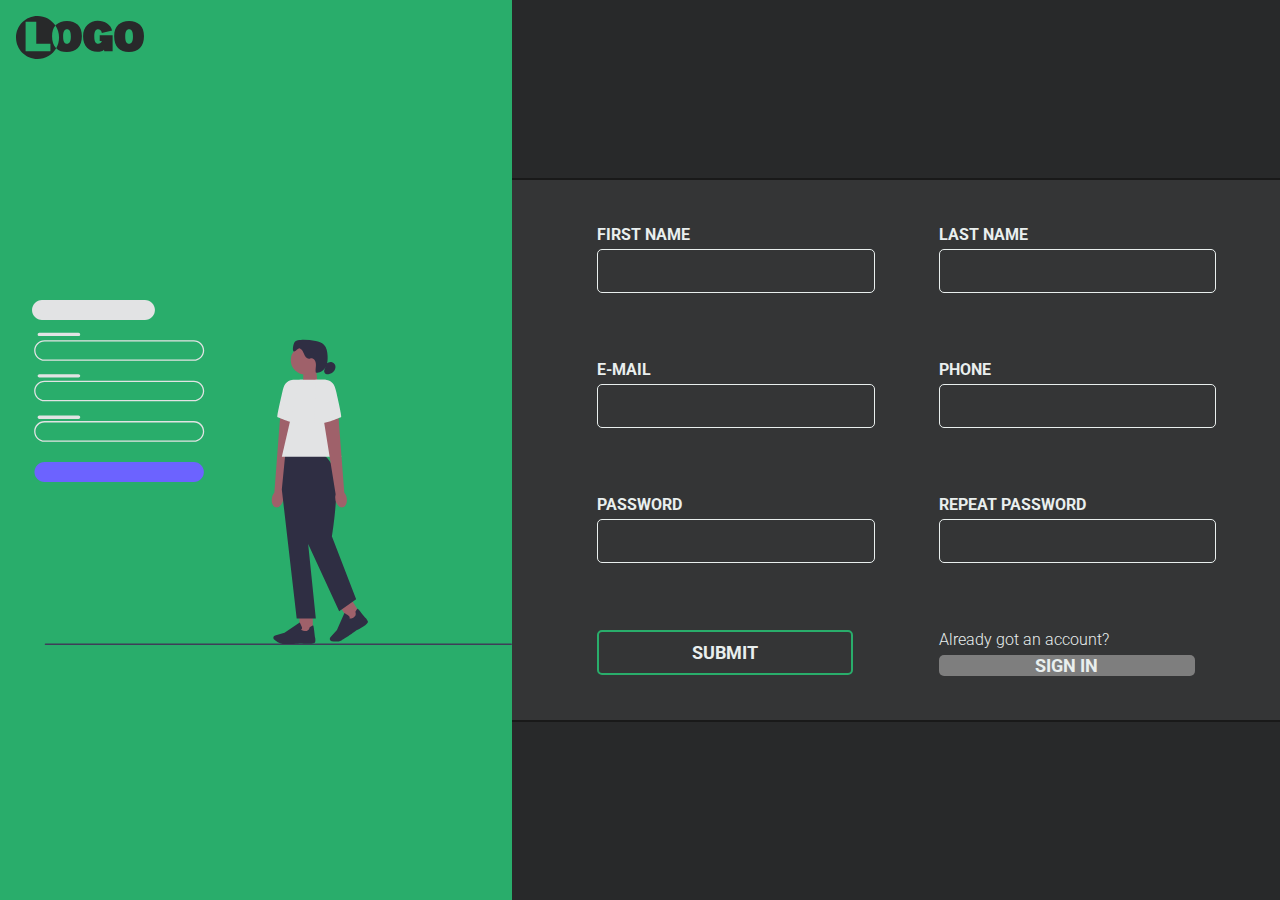
<file: index.html>
<!DOCTYPE html>
<html lang="en">
<head>
    <meta charset="UTF-8">
    <meta http-equiv="X-UA-Compatible" content="IE=edge">
    <meta name="viewport" content="width=device-width, initial-scale=1.0">
    <title>TOP Forms</title>

    <link rel="preconnect" href="https://fonts.googleapis.com">
    <link rel="preconnect" href="https://fonts.gstatic.com" crossorigin>
    <link href="https://fonts.googleapis.com/css2?family=Roboto:wght@100;300;400;500;700;900&display=swap" rel="stylesheet">
    <link rel="stylesheet" href="main.css">
</head>
<body>
    <div id="container">
        <div class="left-picture">
            <div class="logo-container">
                <img class="logo-image" src="logo.svg" alt=The Logo Of the Page">
            </div>
            <div class="picture-container">
                <img class="header-image" src="test.svg" alt="asd" srcset="">
            </div>
        </div>
        <div class="right-form">
            <form class="form-inputs">
                <div class="input-row-1">
                    <div class="input-container">
                        <span>
                            FIRST NAME
                        </span>
                        <label for="f-name"></label>
                        <input type="text" name="f-name" id="f-name" required>
                    </div>
                    <div class="input-container">
                        <span>
                            LAST NAME
                        </span>
                        <label for="f-name"></label>
                        <input type="text" name="f-name" id="f-name" required>
                    </div>
                </div>
                <div class="input-row-2">
                    <div class="input-container">
                        <span>
                            E-MAIL
                        </span>
                        <label for="f-name"></label>
                        <input type="email" name="f-name" id="f-name" required>
                    </div>
                    <div class="input-container">
                        <span>
                            PHONE
                        </span>
                        <label for="f-name"></label>
                        <input type="tel" name="f-name" id="f-name" required>
                    </div>
                </div>
                <div class="input-row-3">
                    <div class="input-container">
                        <span>
                            PASSWORD
                        </span>
                        <label for="f-name"></label>
                        <input type="password" name="f-name" id="f-name" required>
                    </div>
                    <div class="input-container">
                        <span>
                            REPEAT PASSWORD
                        </span>
                        <label for="f-name"></label>
                        <input type="password" name="f-name" id="f-name" required>
                    </div>
                </div>
                <div class="submit-row">
                    <div class="submit-btn">
                        <button type="submit" class="submit">SUBMIT</button>
                    </div>
                    <div class="login-btn">
                        <span class="sign-in-text">Already got an account?</span>
                        <a href="sign_in.html"><button type="button" class="sign-in">SIGN IN</button></a>
                    </div>
                </div>
            </form>
        </div>
    </div>
</body>
</html>
</file>
<file: main.css>
* {
    margin: 0;
    padding: 0;
    font-family: 'Roboto', sans-serif;
}

#container {
    height: 100vh;
    width: 100%;
    display: flex;
    flex-direction: row;
    align-items: center;
}

.left-picture {
    background-color: #29ad6b;
    height: 100vh;
    width: 40%;
    display: flex;
    flex-direction: column;
}

.logo-container {
    height: 5%;
    display: flex;
    flex-direction: column;
}

.logo-image {
    width: 8em;
    padding: 1em;
}

.picture-container {
    height: 95%;
    display: flex;
    flex-direction: column;
    justify-content: center;
}

.header-image {
    margin-left: 2em;
}

.right-form {
    background-color: #28292a;
    height: 100vh;
    width: 60%;
    display: flex;
    flex-direction: column;
    justify-content: space-evenly;
}

.form-inputs {
    background-color: #343536;
    box-shadow: 0px 2px 0px #191919, 0px -2px 0px #191919;
    height: 60%;
    display: flex;
    flex-direction: column;
}

.input-row-1, .input-row-2, .input-row-3 {
    width: 100%;
    height: 25%;
    display: flex;
    justify-content: space-evenly;
    align-items: center;
}

.submit-row {
    width: 100%;
    height: 25%;
    display: flex;
    justify-content: space-evenly;
    align-items: center;
}

.input-container, .submit-btn, .login-btn {
    width: 33.333%;
    height: 33.333%;
    display: flex;
    flex-direction: column;
}

input, button, a {
    width: 100%;
    height: 100%;
}

input:focus {
    outline: 0;
    border: 1px solid #29ad6b;
    border-radius: 5px;
}

input {
    background: transparent;
    border: 1px solid;
    border-radius: 5px;
    margin-top: 0.25em;
    caret-color: #e9efee;
    font-size: 1.2em;
    color: #e9efee;
    padding: 0.5em;
    transition: border ease-in-out 0.2s;
}

button {
    background-color: transparent;
    border: 0;
    border-radius: 5px;
    font-size: large;
    font-weight: 700;
    color: #e9efee;
    cursor: pointer;
}

.submit {
    border: 2px solid #29ad6b;
    transition: background-color ease-in-out .2s;
}

.submit:hover {
    background-color: #29ad6b;
}

.sign-in {
    background-color: #7e7e7e;
}

span, ::-webkit-scrollbar-button {
    font-weight: bold;
    color: #e9efee;
}

.sign-in-text {
    font-weight: 300;
    margin-bottom: .4em;
}
</file>
